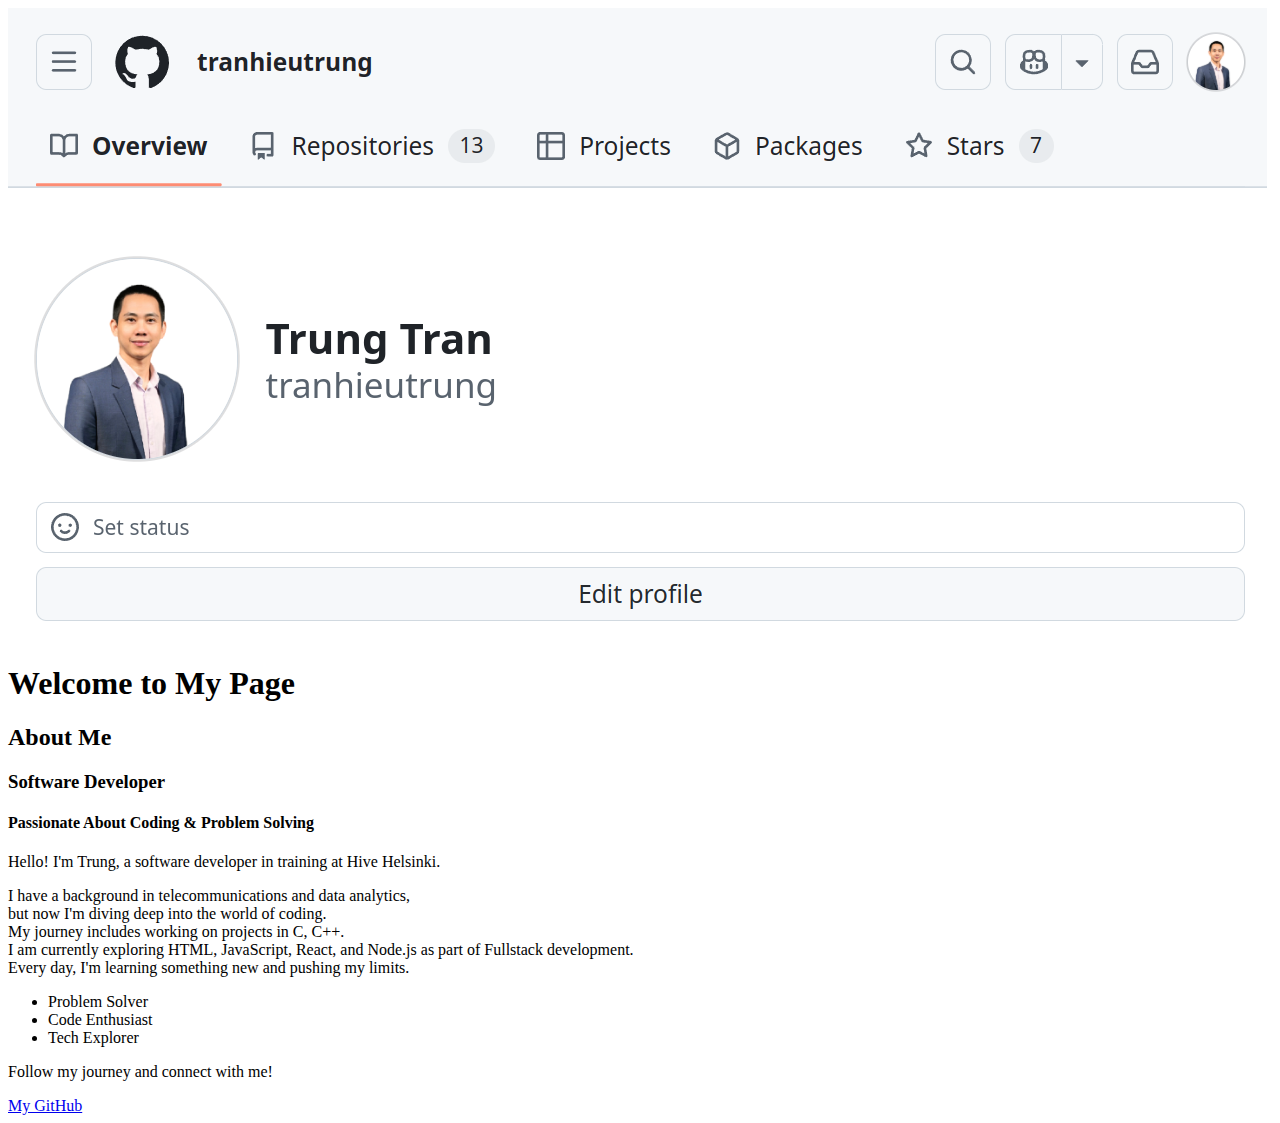
<file: Part0/0.1_HTML/index.html>
<!doctype html>
<html lang="en-US">
  <head>
    <meta charset="utf-8" />
    <meta name="viewport" content="width=device-width" />
    <title>My test page</title>
  </head>
  <body>
    <img src="images/my_git.png" alt="My Github" />

    <h1>Welcome to My Page</h1>
    <h2>About Me</h2>
    <h3>Software Developer</h3>
    <h4>Passionate About Coding & Problem Solving</h4>
    
    <p>Hello! I'm Trung, a software developer in training at Hive Helsinki.</p>
    
    <p>
      I have a background in telecommunications and data analytics, <br>
      but now I'm diving deep into the world of coding. <br>
      My journey includes working on projects in C, C++. <br>
      I am currently exploring HTML, JavaScript, React, and Node.js as part of Fullstack development. <br>
      Every day, I'm learning something new and pushing my limits.
    </p>

    <ul>
      <li>Problem Solver</li>
      <li>Code Enthusiast</li>
      <li>Tech Explorer</li>
    </ul>

    <p>Follow my journey and connect with me!</p>

    <a href="https://github.com/tranhieutrung">My GitHub</a>

  </body>

</html>
</file>
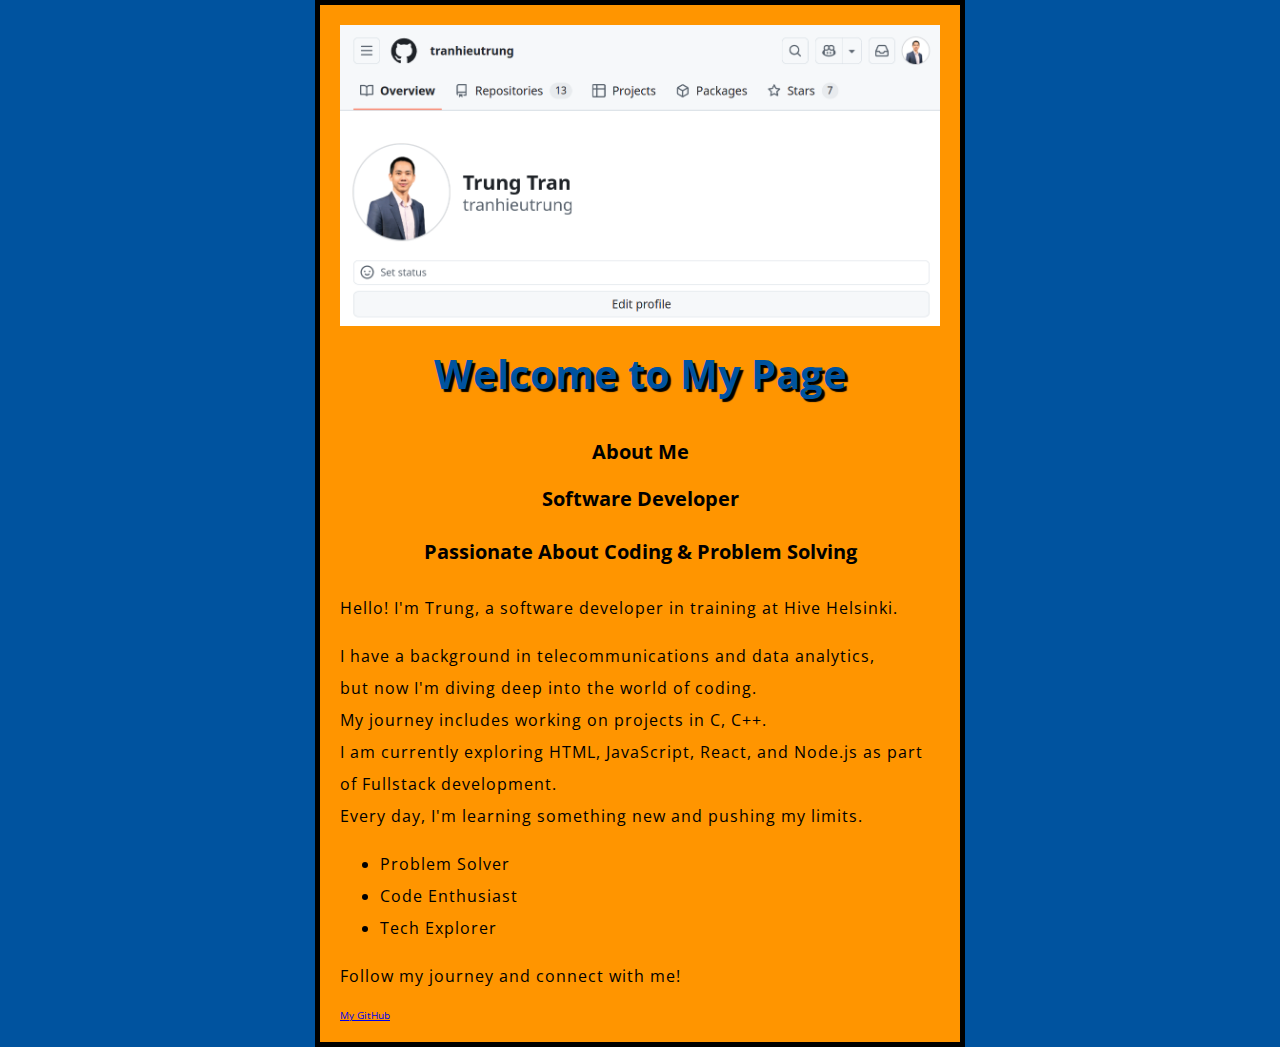
<file: Part0/0.2_CSS/index.html>
<!doctype html>
<html lang="en-US">
  <head>
    <meta charset="utf-8" />
    <meta name="viewport" content="width=device-width" />
    <title>My test page</title>
    <link href="styles/style.css" rel="stylesheet">

      <link
      href="https://fonts.googleapis.com/css?family=Open+Sans"
      rel="stylesheet" />

  </head>
  <body>
    <img src="images/my_git.png" alt="My Github" />

    <h1>Welcome to My Page</h1>
    <h2>About Me</h2>
    <h3>Software Developer</h3>
    <h4>Passionate About Coding & Problem Solving</h4>
    
    <p>Hello! I'm Trung, a software developer in training at Hive Helsinki.</p>
    
    <p>
      I have a background in telecommunications and data analytics, <br>
      but now I'm diving deep into the world of coding. <br>
      My journey includes working on projects in C, C++. <br>
      I am currently exploring HTML, JavaScript, React, and Node.js as part of Fullstack development. <br>
      Every day, I'm learning something new and pushing my limits.
    </p>

    <ul>
      <li>Problem Solver</li>
      <li>Code Enthusiast</li>
      <li>Tech Explorer</li>
    </ul>

    <p>Follow my journey and connect with me!</p>

    <a href="https://github.com/tranhieutrung">My GitHub</a>

  </body>

</html>
</file>
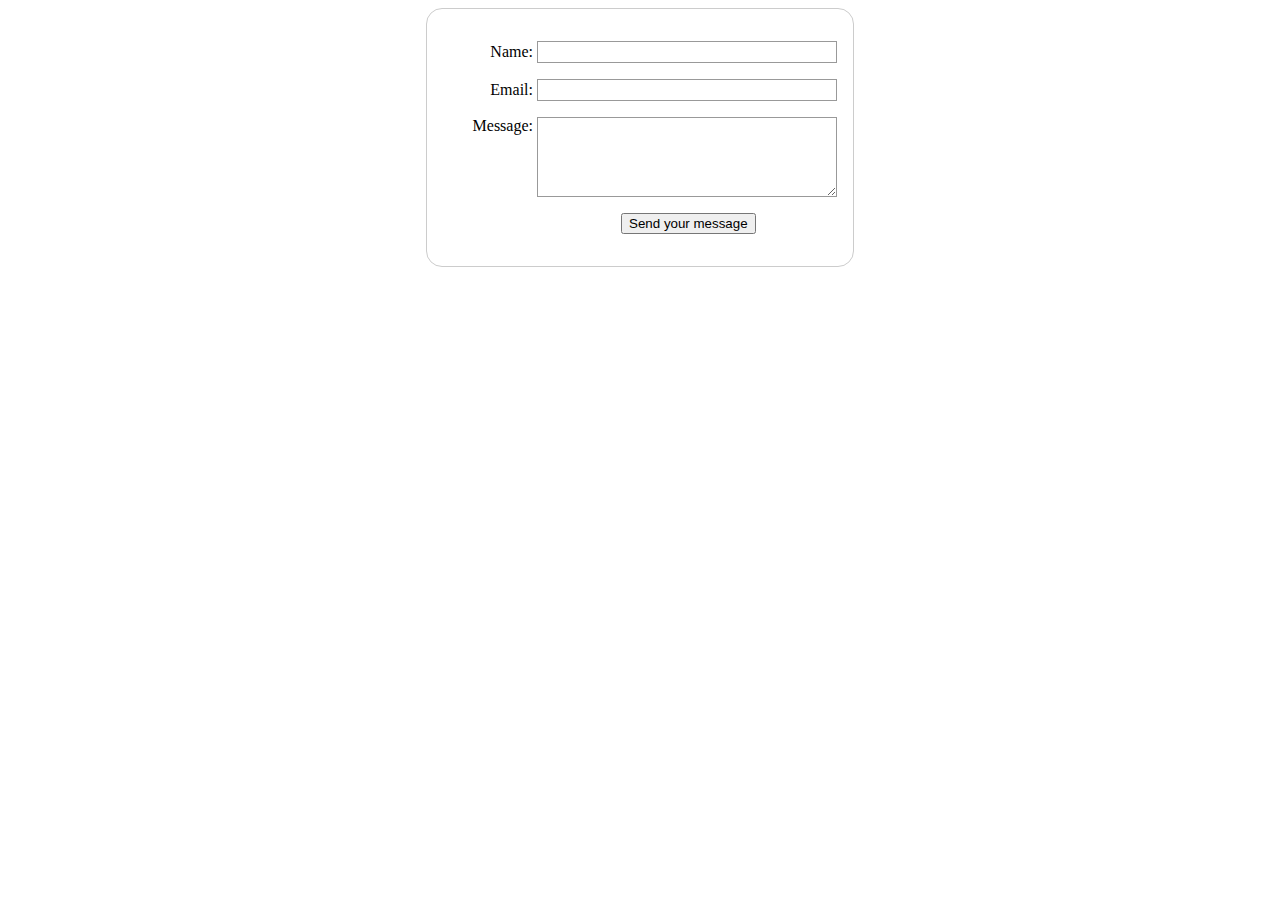
<file: Part0/0.3_HTML_Forms/index.html>
<!doctype html>
<html lang="en-US">
  <head>
    <meta charset="utf-8" />
    <meta name="viewport" content="width=device-width" />
    <title>My test page</title>
    <link href="styles/style.css" rel="stylesheet">

      <link
      href="https://fonts.googleapis.com/css?family=Open+Sans"
      rel="stylesheet" />

  </head>
  <body>
   
    <form action="/my-handling-form-page" method="post">
      <p>
        <label for="name">Name:</label>
        <input type="text" id="name" name="user_name" />
      </p>
      <p>
        <label for="mail">Email:</label>
        <input type="email" id="mail" name="user_email" />
      </p>
      <p>
        <label for="msg">Message:</label>
        <textarea id="msg" name="user_message"></textarea>
        <!-- <input type="text" value="by default this element is filled with this text" />
        <textarea>
          by default this element is filled with this text
          </textarea> -->
      </p>
      <p class="button">
        <button type="submit">Send your message</button>
      </p>
    </form>
  </body>

</html>
</file>
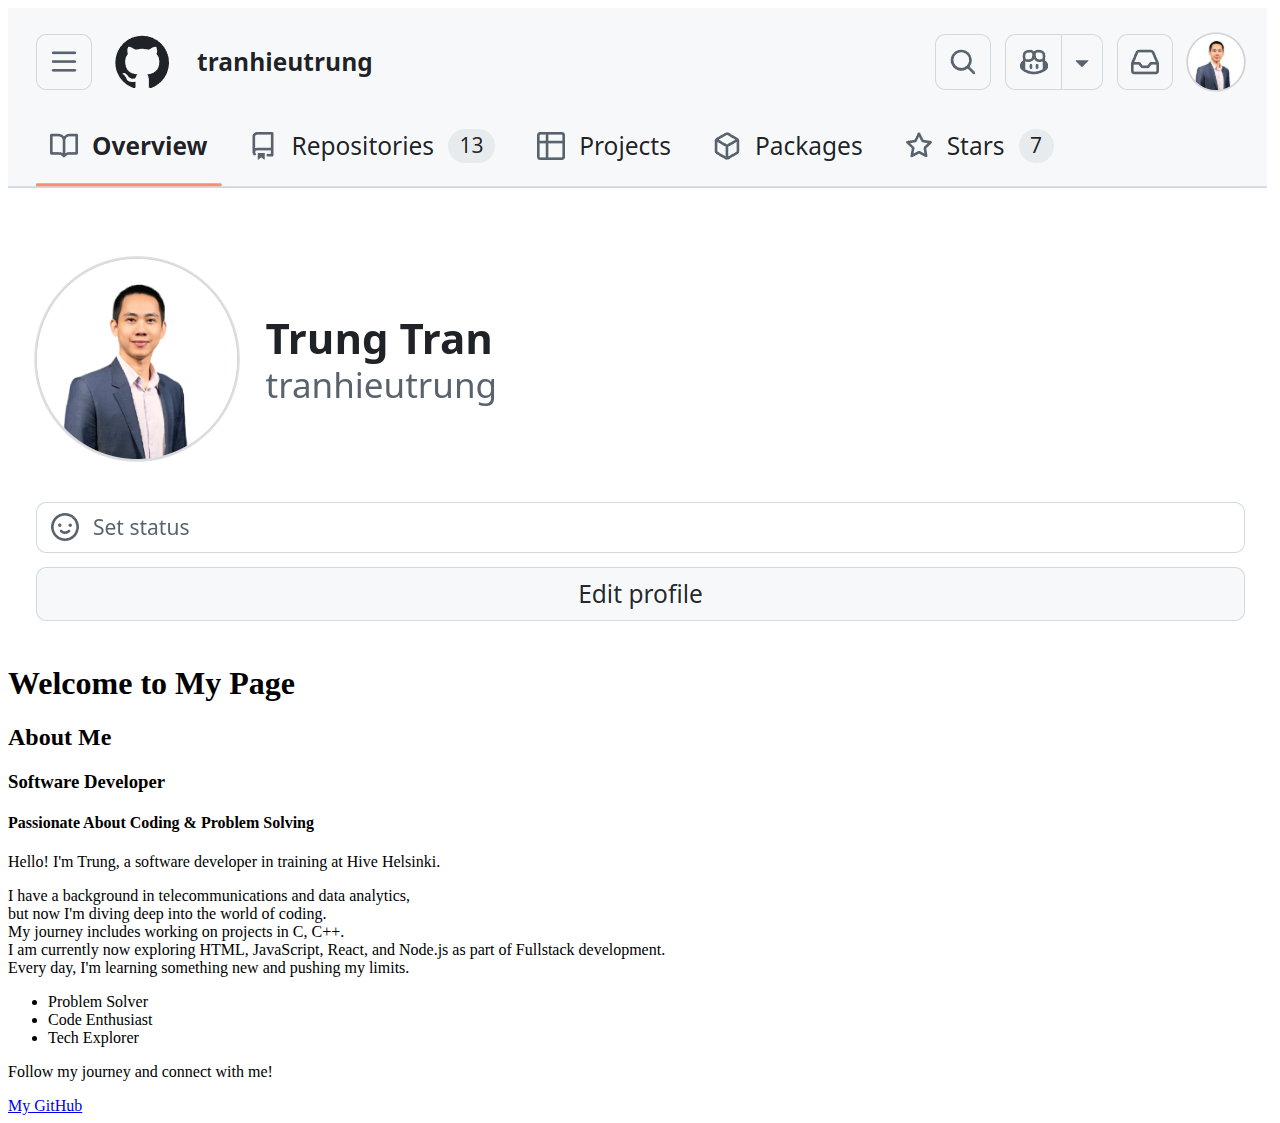
<file: Part0/0.1_HTML/web-projects/first-website/index.html>
<!doctype html>
<html lang="en-US">
  <head>
    <meta charset="utf-8" />
    <meta name="viewport" content="width=device-width" />
    <title>My test page</title>
  </head>
  <body>
    <img src="images/my_git.png" alt="My Github" />

    <h1>Welcome to My Page</h1>
    <h2>About Me</h2>
    <h3>Software Developer</h3>
    <h4>Passionate About Coding & Problem Solving</h4>
    
    <p>Hello! I'm Trung, a software developer in training at Hive Helsinki.</p>
    
    <p>
      I have a background in telecommunications and data analytics, <br>
      but now I'm diving deep into the world of coding. <br>
      My journey includes working on projects in C, C++. <br>
      I am currently now exploring HTML, JavaScript, React, and Node.js as part of Fullstack development. <br>
      Every day, I'm learning something new and pushing my limits.
    </p>

    <ul>
      <li>Problem Solver</li>
      <li>Code Enthusiast</li>
      <li>Tech Explorer</li>
    </ul>

    <p>Follow my journey and connect with me!</p>

    <a href="https://github.com/tranhieutrung">My GitHub</a>

  </body>

</html>
</file>
<file: Part0/0.2_CSS/styles/style.css>
/* p,
li,
h1  {
    color: red;
  } */

  html {
    font-size: 10px; /* px means "pixels": the base font size is now 10 pixels high */
    font-family:
      "Open Sans", sans-serif; /* this should be the rest of the output you got from Google Fonts */
    background-color: #00539f;
  }

  body {
    width: 600px;
    margin: 0 auto;
    background-color: #ff9500;
    padding: 20px 20px 20px 20px;
    border: 5px solid black;
  }

  h1 {
    font-size: 40px;
    text-align: center;
    margin: 0;
    padding: 20px 0;
    color: #00539f;
    text-shadow: 3px 3px 1px black;
  }
  h2, h3, h4 {
    font-size: 20px;
    text-align: center;
  }
  p,
  li {
    font-size: 16px;
    line-height: 2;
    letter-spacing: 1px;
  }

  img {
    display: block;
    margin: 0 auto;
    max-width: 100%;
  }
</file>
<file: Part0/0.3_HTML_Forms/styles/style.css>
body {
  /* Center the form on the page */
  text-align: center;
}

form {
  display: inline-block;
  /* Form outline */
  padding: 1em;
  border: 1px solid #ccc;
  border-radius: 1em;
}

p + p {
  margin-top: 1em;
}

label {
  /* Uniform size & alignment */
  display: inline-block;
  min-width: 90px;
  text-align: right;
}

input,
textarea {
  /* To make sure that all text fields have the same font settings
     By default, text areas have a monospace font */
  font: 1em sans-serif;
  /* Uniform text field size */
  width: 300px;
  box-sizing: border-box;
  /* Match form field borders */
  border: 1px solid #999;
}

input:focus,
textarea:focus {
  /* Set the outline width and style */
  outline-style: solid;
  /* To give a little highlight on active elements */
  outline-color: #000;
}

textarea {
  /* Align multiline text fields with their labels */
  vertical-align: top;
  /* Provide space to type some text */
  height: 5em;
}

.button {
  /* Align buttons with the text fields */
  padding-left: 90px; /* same size as the label elements */
}

button {
  /* This extra margin represent roughly the same space as the space
     between the labels and their text fields */
  margin-left: 0.5em;
}
</file>
